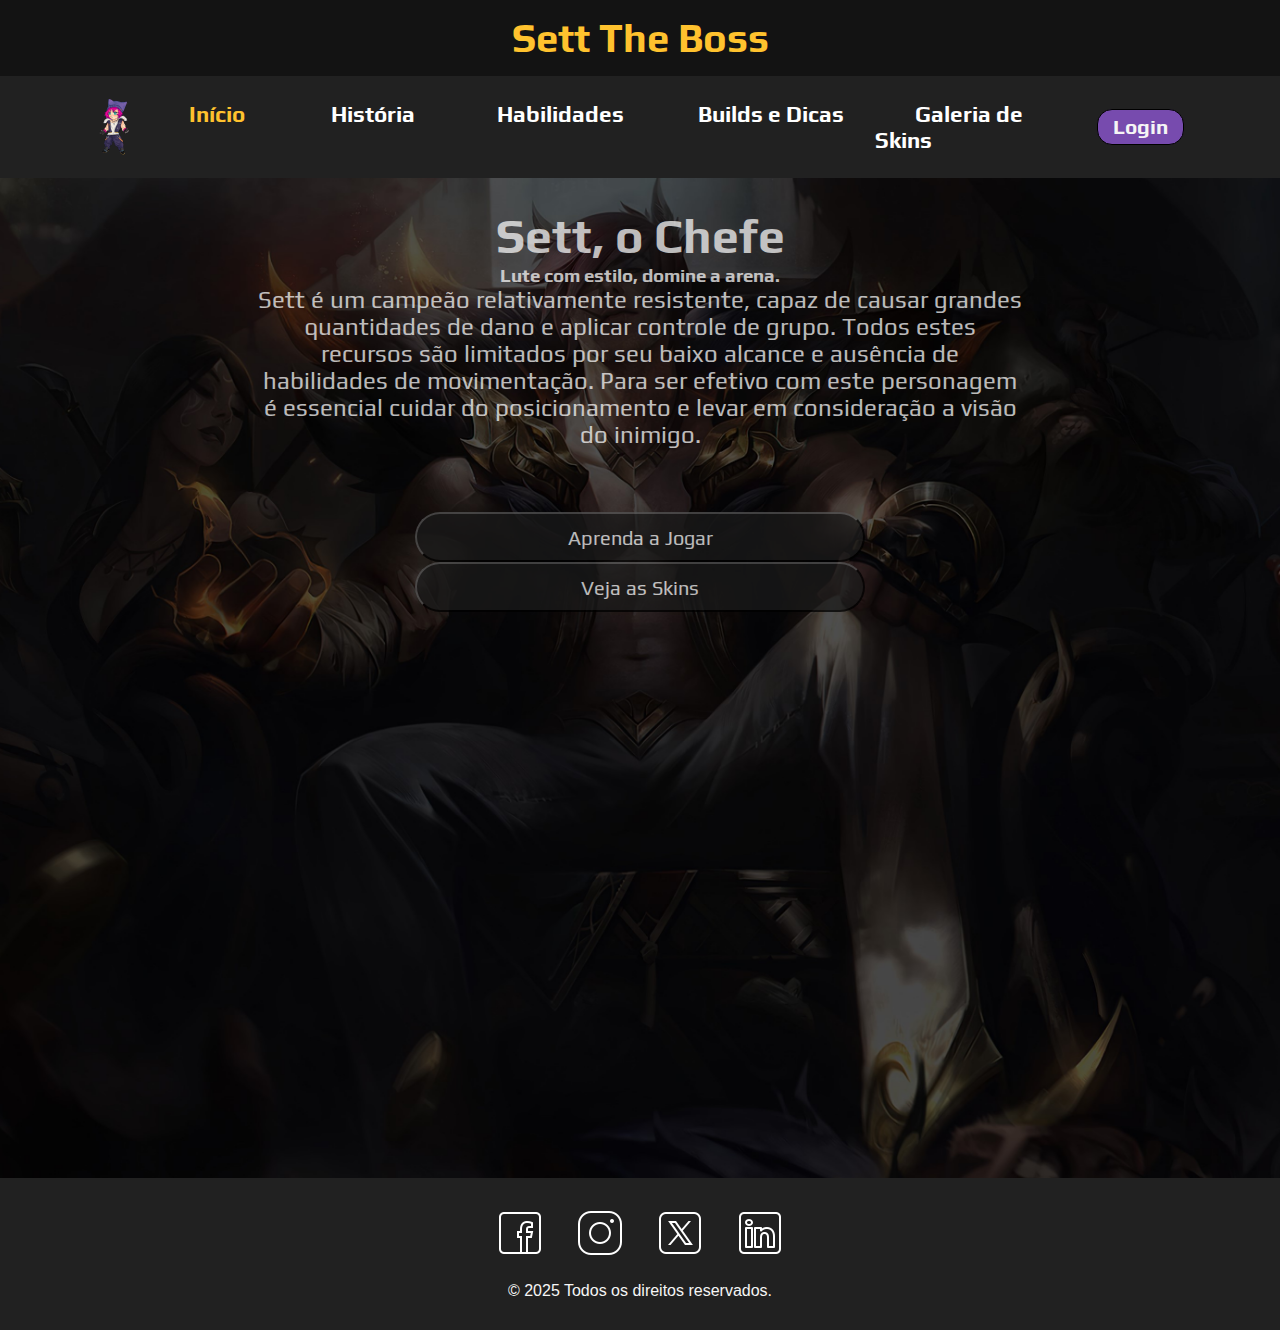
<file: index.html>
<!DOCTYPE html>
<html lang="pt-br">
<head>
    <meta charset="UTF-8">
    <meta name="viewport" content="width=device-width, initial-scale=1.0">
    <link rel="stylesheet" href="./Css/Home.css">
    <link rel="icon" href="./img/Icon do topo.webp" type="image">
    <script src="./Js/menu.js" defer></script> 
    <title>The Sett</title>
</head>
<body>

    <div class="topo">
        <h2>Sett The Boss</h2>
    </div>
    <header>
        <nav class="nav-bar">
            <div class="logo">
                <img src="./img/sett chibi.png" alt="">
            </div>
           <div class="menu">
                <ul>
                    <li><a class="active" href="./index.html">Início</a></li>
                    <li><a href="./historia.html">História</a></li>
                    <li><a href="./habilidades.html">Habilidades</a></li>
                    <li><a href="./builds.html">Builds e Dicas</a></li>
                    <li><a href="./skins.html">Galeria de Skins</a></li>
            </ul>
            </div> 
            <div class="login-button">
                <button><a href="./login.html" target="_blank">Login</a></button>
            </div>
            <div class="mobile-menu-icon">
                <button onclick="menuShow()"><img class="icon" src="./img/menu.png" alt=""></button>
            </div>
        </nav>
        <div class="mobile-menu">
            <ul>
                <li id="nav-item"><a class="active" href="./index.html">Início</a></li>
                <li id="nav-item"><a href="./historia.html">História</a></li>
                <li id="nav-item"><a href="./habilidades.html">Habilidades</a></li>
                <li id="nav-item"><a href="./builds.html">Builds e Dicas</a></li>
                <li id="nav-item"><a href="./skins.html">Galeria de Skins</a></li>
            </ul>
            <div class="login-button">
                <button><a href="./login.html" target="_blank">Login</a></button>
            </div>
        </div>

    </header>
   
   <div class="camp">
    <h1>Sett, o Chefe</h1>
    <h3>Lute com estilo, domine a arena.</h3>
    <p>Sett é um campeão relativamente resistente, capaz de causar grandes
    quantidades de dano e aplicar controle de grupo. Todos estes recursos
    são limitados por seu baixo alcance e ausência de habilidades de movimentação.
    Para ser efetivo com este personagem é essencial cuidar do posicionamento e levar 
    em consideração a visão do inimigo.</p>

    <a href="./habilidades.html"><button>Aprenda a Jogar</button></a>
    <a href="./skins.html"><button>Veja as Skins</button></a>
   </div>

   <footer class="footer">
    <div class="social-media">
        <a href="https://www.facebook.com" target="_blank" class="social-icon">
            <img src="./img/facebook.png" alt="Facebook">
        </a>
        <a href="https://www.instagram.com" target="_blank" class="social-icon">
            <img src="./img/instagram.png" alt="Instagram">
        </a>
        <a href="https://twitter.com" target="_blank" class="social-icon">
            <img src="./img/Twitter-X.png" alt="Twitter">
        </a>
        <a href="https://www.linkedin.com" target="_blank" class="social-icon">
            <img src="./img/linkedin.png" alt="LinkedIn">
        </a>
    </div>
    <div class="footer-text">
        <p>&copy; 2025 Todos os direitos reservados.</p>
    </div>
</div>
</footer>

</body>
</html>
</file>
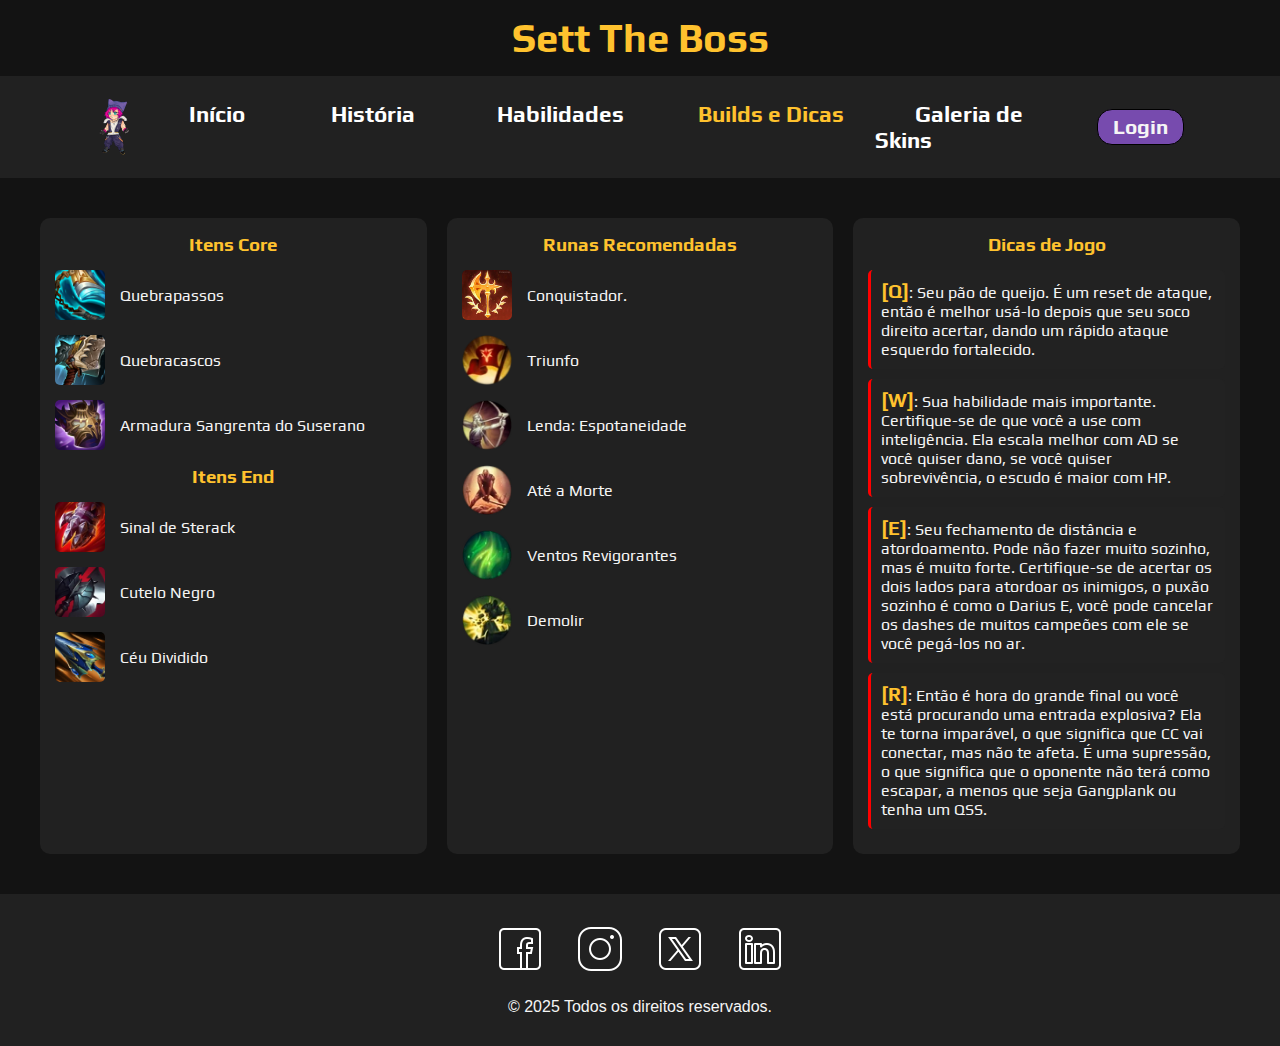
<file: builds.html>
<!DOCTYPE html>
<html lang="pt-br">
<head>
    <meta charset="UTF-8">
    <meta name="viewport" content="width=device-width, initial-scale=1.0">
    <link rel="stylesheet" href="./Css/builds.css">
    <link rel="icon" href="./img/Icon do topo.webp" type="image">
    <script src="./Js/menu.js" defer></script> 
    <title>The Sett</title>
</head>
<body>

    <div class="topo">
        <h2>Sett The Boss</h2>
    </div>
    <header>
        <nav class="nav-bar">
            <div class="logo">
                <img src="./img/sett chibi.png" alt="">
            </div>
           <div class="menu">
                <ul>
                    <li><a href="./index.html">Início</a></li>
                    <li><a href="./historia.html">História</a></li>
                    <li><a href="./habilidades.html">Habilidades</a></li>
                    <li><a class="active" href="./builds.html">Builds e Dicas</a></li>
                    <li><a href="./skins.html">Galeria de Skins</a></li>
            </ul>
            </div> 
            <div class="login-button">
                <button><a href="./login.html" target="_blank">Login</a></button>
            </div>
            <div class="mobile-menu-icon">
                <button onclick="menuShow()"><img class="icon" src="./img/menu.png" alt=""></button>
            </div>
        </nav>
        <div class="mobile-menu">
            <ul>
                <li id="nav-item"><a href="./index.html">Início</a></li>
                <li id="nav-item"><a href="./historia.html">História</a></li>
                <li id="nav-item"><a href="./habilidades.html">Habilidades</a></li>
                <li id="nav-item"><a class="active" href="./builds.html">Builds e Dicas</a></li>
                <li id="nav-item"><a href="./skins.html">Galeria de Skins</a></li>
            </ul>
            <div class="login-button">
                <button><a href="./login.html" target="_blank">Login</a></button>
            </div>
        </div>

    </header>

   <div class="builds-dicas">
    <div class="grade">

        <div class="coluna">
            <h3>Itens Core</h3>
            <div class="item">
                <img src="./img/quebra passos.png" alt="Item 1">
                <p>Quebrapassos</p>
            </div>
            <div class="item">
                <img src="./img/quebra cascos.png" alt="Item 2">
                <p>Quebracascos</p>
            </div>
            <div class="item">
                <img src="./img/armadura sangrenta.png" alt="Item 3">
                <p>Armadura Sangrenta do Suserano</p>
            </div>
            <h3>Itens End</h3>
            <div class="item">
                <img src="./img/sterack.jpeg" alt="Item 4">
                <p>Sinal de Sterack</p>
            </div>
            <div class="item">
                <img src="./img/cutelo negro.jpeg" alt="Item 5">
                <p>Cutelo Negro</p>
            </div>
            <div class="item">
                <img src="./img/ceu dividido.jpeg" alt="Item 6">
                <p>Céu Dividido</p>
            </div>
        </div>

        <div class="coluna">
            <h3>Runas Recomendadas</h3>
            <div class="runa">
                <img src="./img/Conquistador.jpeg" alt="Runa 1">
                <p>Conquistador.</p>
            </div>
            <div class="runa">
                <img src="./img/Triunfo_runa.webp" alt="Runa 2">
                <p>Triunfo</p>
            </div>
            <div class="runa">
                <img src="./img/lenda_espotaneidade.webp" alt="Runa 3">
                <p>Lenda: Espotaneidade</p>
            </div>
            <div class="runa">
                <img src="./img/ate a morte.webp" alt="Runa 4">
                <p>Até a Morte</p>
            </div>
            <div class="runa">
                <img src="./img/ventos revigorantes.webp" alt="Runa 5">
                <p>Ventos Revigorantes</p>
            </div>
            <div class="runa">
                <img src="./img/demolição.webp" alt="Runa 6">
                <p>Demolir</p>
            </div>
        </div>

        <div class="coluna">
            <h3>Dicas de Jogo</h3>
            <ul class="dicas">
                <li><span class="hab">[Q]</span>: Seu pão de queijo. É um reset de ataque, então é melhor
                    usá-lo depois que seu soco direito acertar, dando um rápido 
                    ataque esquerdo fortalecido.</li>
                <li><span class="hab">[W]</span>: Sua habilidade mais importante. Certifique-se de que você
                    a use com inteligência. Ela escala melhor
                    com AD se você quiser dano, se você quiser sobrevivência, o escudo
                    é maior com HP.</li>
                <li><span class="hab">[E]</span>: Seu fechamento de distância e atordoamento. Pode não fazer muito
                    sozinho, mas é muito forte. Certifique-se de acertar os dois lados para
                    atordoar os inimigos, o puxão sozinho é como o Darius E, você pode cancelar
                    os dashes de muitos campeões com ele se você pegá-los no ar.</li>
                <li><span class="hab">[R]</span>: Então é hora do grande final ou você está procurando uma entrada explosiva? 
                    Ela te torna imparável, o que significa que CC vai conectar, mas não te afeta.
                    É uma supressão, o que significa que o oponente não terá como escapar, a menos 
                    que seja Gangplank ou tenha um QSS.</li>
            </ul>
        </div>
    </div>
</div>
<footer class="footer">
    <div class="social-media">
        <a href="https://www.facebook.com" target="_blank" class="social-icon">
            <img src="./img/facebook.png" alt="Facebook">
        </a>
        <a href="https://www.instagram.com" target="_blank" class="social-icon">
            <img src="./img/instagram.png" alt="Instagram">
        </a>
        <a href="https://twitter.com" target="_blank" class="social-icon">
            <img src="./img/Twitter-X.png" alt="Twitter">
        </a>
        <a href="https://www.linkedin.com" target="_blank" class="social-icon">
            <img src="./img/linkedin.png" alt="LinkedIn">
        </a>
    </div>
    <div class="footer-text">
        <p>&copy; 2025 Todos os direitos reservados.</p>
    </div>
</div>
</footer>
</body>
</file>
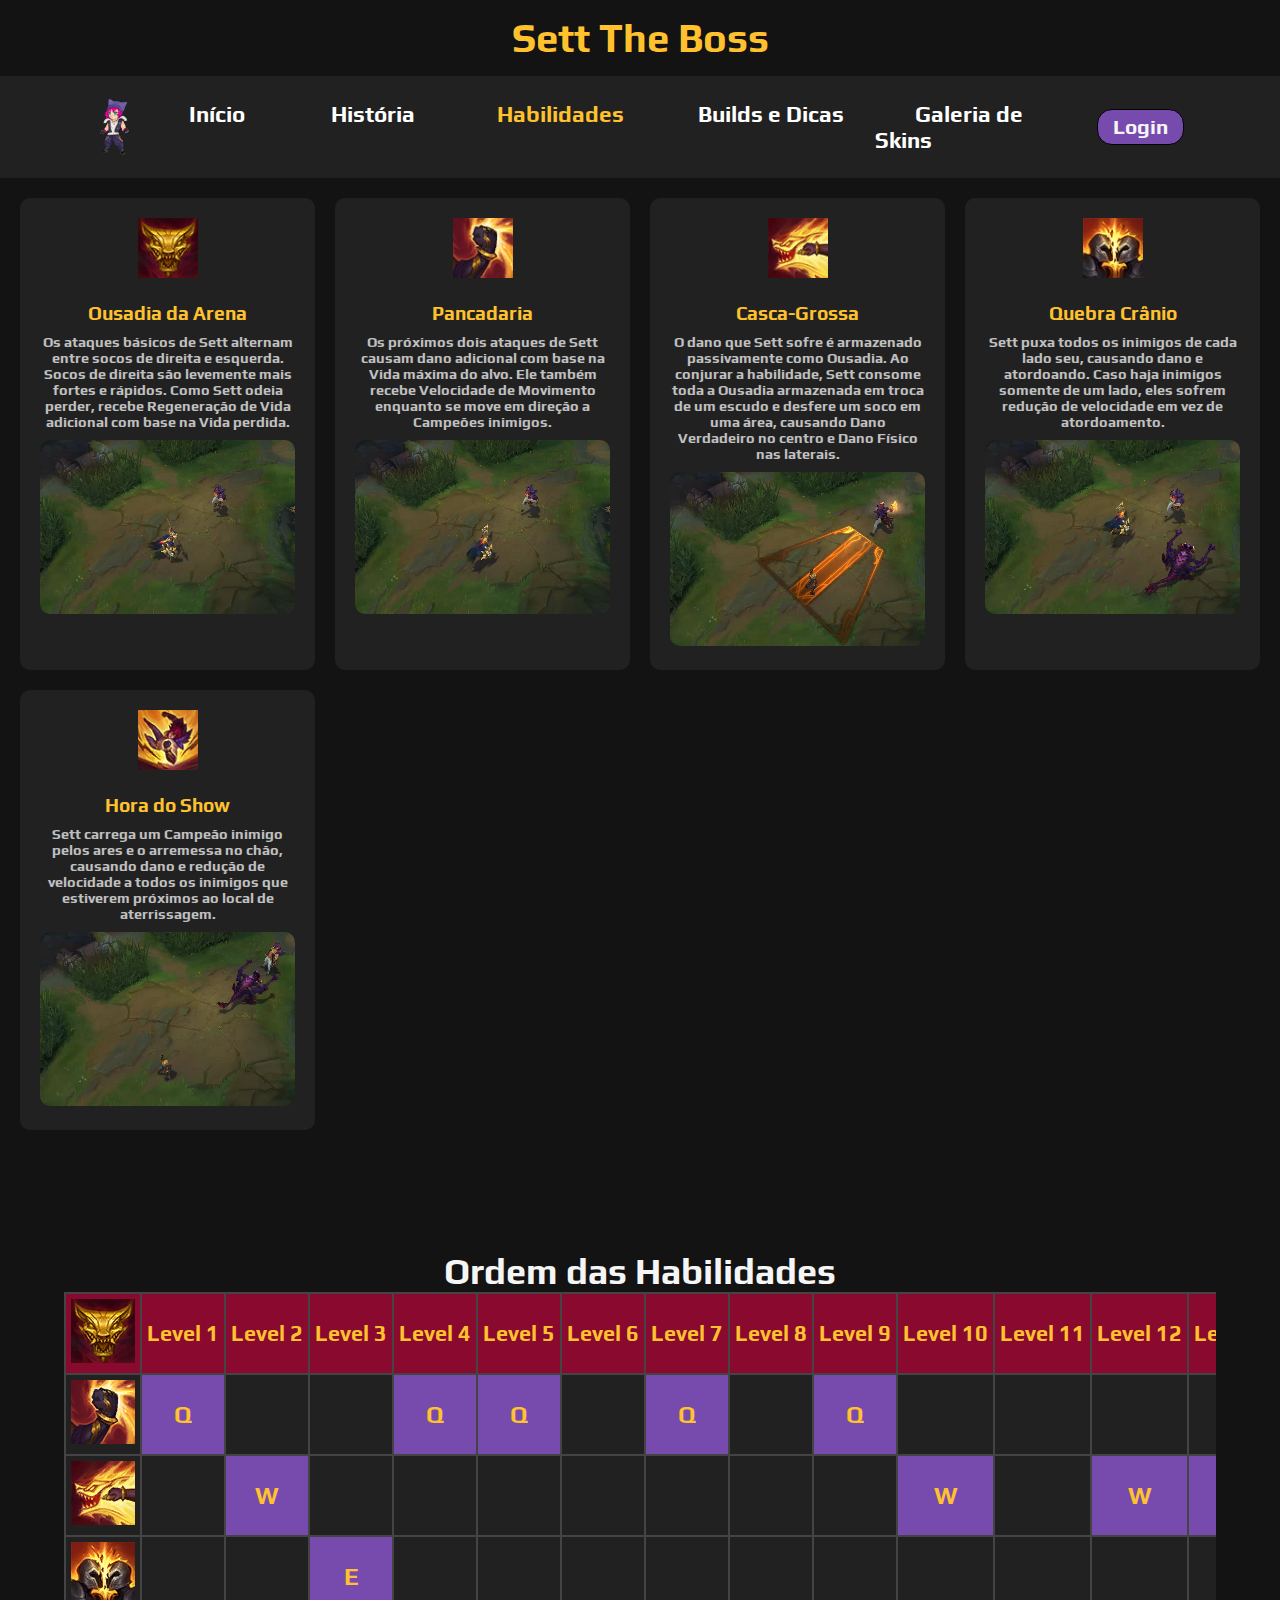
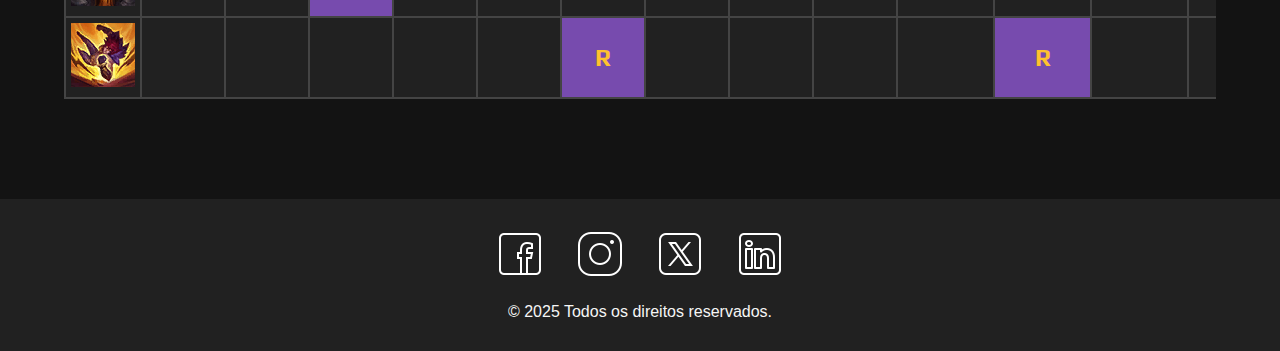
<file: habilidades.html>
<!DOCTYPE html>
<html lang="pt-br">
<head>
    <meta charset="UTF-8">
    <meta name="viewport" content="width=device-width, initial-scale=1.0">
    <link rel="stylesheet" href="./Css/habilidades.css">
    <link rel="icon" href="./img/Icon do topo.webp" type="image">
    <script src="./Js/menu.js" defer></script> 
    <title>The Sett</title>
</head>
<body>

    <div class="topo">
        <h2>Sett The Boss</h2>
    </div>
    <header>
        <nav class="nav-bar">
            <div class="logo">
                <img src="./img/sett chibi.png" alt="">
            </div>
           <div class="menu">
                <ul>
                    <li><a href="./index.html">Início</a></li>
                    <li><a href="./historia.html">História</a></li>
                    <li><a class="active" href="./habilidades.html">Habilidades</a></li>
                    <li><a href="./builds.html">Builds e Dicas</a></li>
                    <li><a href="./skins.html">Galeria de Skins</a></li>
            </ul>
            </div> 
            <div class="login-button">
                <button><a href="./login.html" target="_blank">Login</a></button>
            </div>
            <div class="mobile-menu-icon">
                <button onclick="menuShow()"><img class="icon" src="./img/menu.png" alt=""></button>
            </div>
        </nav>
        <div class="mobile-menu">
            <ul>
                <li id="nav-item"><a href="./index.html">Início</a></li>
                <li id="nav-item"><a href="./historia.html">História</a></li>
                <li id="nav-item"><a class="active" href="./habilidades.html">Habilidades</a></li>
                <li id="nav-item"><a href="./builds.html">Builds e Dicas</a></li>
                <li id="nav-item"><a href="./skins.html">Galeria de Skins</a></li>
            </ul>
            <div class="login-button">
                <button><a href="./login.html" target="_blank">Login</a></button>
            </div>
        </div>

    </header>

   <div class="habilidades">
    <div class="grade">
        <div class="cartao">
            <img src="./img/Sett_P.png" alt="Ícone Ousadia da Arena" class="icone">
            <h3>Ousadia da Arena</h3>
            <p>Os ataques básicos de Sett alternam entre socos de direita e esquerda. 
            Socos de direita são levemente mais fortes e rápidos. Como Sett odeia perder, 
            recebe Regeneração de Vida adicional com base na Vida perdida.</p>
            <video src="./video/passiva.mp4" autoplay loop muted class="preview"></video>
        </div>

        <div class="cartao">
            <img src="./img/SettQ.png" alt="Ícone Pancadaria" class="icone">
            <h3>Pancadaria</h3>
            <p>Os próximos dois ataques de Sett causam dano adicional com base na Vida
            máxima do alvo. Ele também recebe Velocidade de Movimento enquanto se move 
            em direção a Campeões inimigos.</p>
            <video src="./video/Q.mp4" autoplay loop muted class="preview"></video>
        </div>

        <div class="cartao">
            <img src="./img/SettW.png" alt="Ícone Casca-Grossa" class="icone">
            <h3>Casca-Grossa</h3>
            <p>O dano que Sett sofre é armazenado passivamente como Ousadia. Ao conjurar
            a habilidade, Sett consome toda a Ousadia armazenada em troca de um escudo e 
            desfere um soco em uma área, causando Dano Verdadeiro no centro e Dano Físico
            nas laterais.</p>
            <video src="./video/W.mp4" autoplay loop muted class="preview"></video>
        </div>

        <div class="cartao">
            <img src="./img/SettE.png" alt="Ícone Quebra Crânio" class="icone">
            <h3>Quebra Crânio</h3>
            <p>Sett puxa todos os inimigos de cada lado seu, causando dano e atordoando.
            Caso haja inimigos somente de um lado, eles sofrem redução de velocidade em vez de atordoamento.</p>
            <video src="./video/E.mp4" autoplay loop muted class="preview"></video>
        </div>

        <div class="cartao">
            <img src="./img/SettR.png" alt="Ícone Hora do Show" class="icone">
            <h3>Hora do Show</h3>
            <p>Sett carrega um Campeão inimigo pelos ares e o arremessa no chão, causando 
            dano e redução de velocidade a todos os inimigos que estiverem próximos ao local de aterrissagem.</p>
            <video src="./video/R.mp4" autoplay loop muted class="preview"></video>
        </div>
    </div>
</div>
<div class="tabela">
    <table>
        <h3>Ordem das Habilidades</h3>
        <tr id="cabeca">
            <td><img src="./img/Sett_P.png" alt=""></td>
            <td>Level 1</td>
            <td>Level 2</td>
            <td>Level 3</td>
            <td>Level 4</td>
            <td>Level 5</td>
            <td>Level 6</td>
            <td>Level 7</td>
            <td>Level 8</td>
            <td>Level 9</td>
            <td>Level 10</td>
            <td>Level 11</td>
            <td>Level 12</td>
            <td>Level 13</td>
            <td>Level 14</td>
            <td>Level 15</td>
            <td>Level 16</td>
            <td>Level 17</td>
            <td>Level 18</td>
        </tr>
        <tr>
            <td><img src="./img/SettQ.png" alt=""></td>
            <td id="marca">Q</td>
            <td></td>
            <td></td>
            <td id="marca">Q</td>
            <td id="marca">Q</td>
            <td></td>
            <td id="marca">Q</td>
            <td></td>
            <td id="marca">Q</td>
            <td></td>
            <td></td>
            <td></td>
            <td></td>
            <td></td>
            <td></td>
            <td></td>
            <td></td>
            <td></td>
        </tr>
        <tr>
            <td><img src="./img/SettW.png" alt=""></td>
            <td></td>
            <td id="marca">W</td>
            <td></td>
            <td></td>
            <td></td>
            <td></td>
            <td></td>
            <td></td>
            <td></td>
            <td id="marca">W</td>
            <td></td>
            <td id="marca">W</td>
            <td id="marca">W</td>
            <td></td>
            <td></td>
            <td></td>
            <td></td>
            <td></td>
        </tr>
        <tr>
            <td><img src="./img/SettE.png" alt=""></td>
            <td></td>
            <td></td>
            <td id="marca">E</td>
            <td></td>
            <td></td>
            <td></td>
            <td></td>
            <td></td>
            <td></td>
            <td></td>
            <td></td>
            <td></td>
            <td></td>
            <td id="marca">E</td>
            <td id="marca">E</td>
            <td></td>
            <td id="marca">E</td>
            <td id="marca">E</td>
        </tr>
        <tr>
            <td><img src="./img/SettR.png" alt=""></td>
            <td></td>
            <td></td>
            <td></td>
            <td></td>
            <td></td>
            <td id="marca">R</td>
            <td></td>
            <td></td>
            <td></td>
            <td></td>
            <td id="marca">R</td>
            <td></td>
            <td></td>
            <td></td>
            <td></td>
            <td id="marca">R</td>
            <td></td>
            <td></td>
        </tr>
    </table>
</div>
<footer class="footer">
    <div class="social-media">
        <a href="https://www.facebook.com" target="_blank" class="social-icon">
            <img src="./img/facebook.png" alt="Facebook">
        </a>
        <a href="https://www.instagram.com" target="_blank" class="social-icon">
            <img src="./img/instagram.png" alt="Instagram">
        </a>
        <a href="https://twitter.com" target="_blank" class="social-icon">
            <img src="./img/Twitter-X.png" alt="Twitter">
        </a>
        <a href="https://www.linkedin.com" target="_blank" class="social-icon">
            <img src="./img/linkedin.png" alt="LinkedIn">
        </a>
    </div>
    <div class="footer-text">
        <p>&copy; 2025 Todos os direitos reservados.</p>
    </div>
</div>
</footer>
</body>
</file>
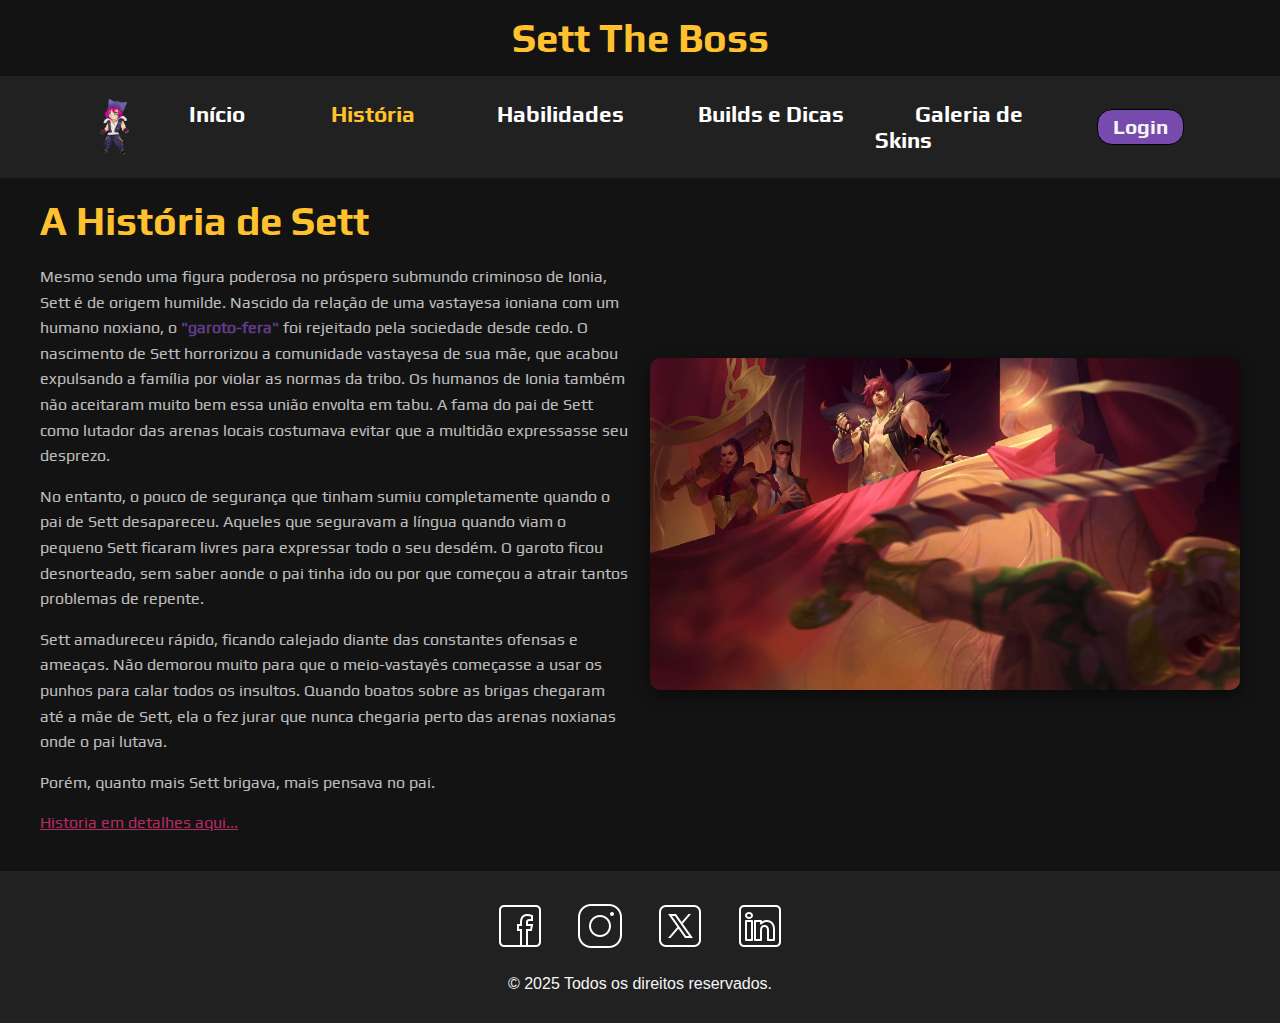
<file: historia.html>
<!DOCTYPE html>
<html lang="pt-br">
<head>
    <meta charset="UTF-8">
    <meta name="viewport" content="width=device-width, initial-scale=1.0">
    <link rel="stylesheet" href="./Css/historia.css">
    <link rel="icon" href="./img/Icon do topo.webp" type="image">
    <script src="./Js/menu.js" defer></script> 
    <title>The Sett</title>
</head>
<body>

    <div class="topo">
        <h2>Sett The Boss</h2>
    </div>
    <header>
        <nav class="nav-bar">
            <div class="logo">
                <img src="./img/sett chibi.png" alt="">
            </div>
           <div class="menu">
                <ul>
                    <li><a href="./index.html">Início</a></li>
                    <li><a class="active" href="./historia.html">História</a></li>
                    <li><a href="./habilidades.html">Habilidades</a></li>
                    <li><a href="./builds.html">Builds e Dicas</a></li>
                    <li><a href="./skins.html">Galeria de Skins</a></li>
            </ul>
            </div> 
            <div class="login-button">
                <button><a href="./login.html" target="_blank">Login</a></button>
            </div>
            <div class="mobile-menu-icon">
                <button onclick="menuShow()"><img class="icon" src="./img/menu.png" alt=""></button>
            </div>
        </nav>
        <div class="mobile-menu">
            <ul>
                <li id="nav-item"><a href="./index.html">Início</a></li>
                <li id="nav-item"><a class="active" href="./historia.html">História</a></li>
                <li id="nav-item"><a href="./habilidades.html">Habilidades</a></li>
                <li id="nav-item"><a href="./builds.html">Builds e Dicas</a></li>
                <li id="nav-item"><a href="./skins.html">Galeria de Skins</a></li>
            </ul>
            <div class="login-button">
                <button><a href="./login.html" target="_blank">Login</a></button>
            </div>
        </div>

    </header>

   <div class="secao-historia">

    <div class="coluna-esquerda">
        <h1>A História de Sett</h1>
        <p>
            Mesmo sendo uma figura poderosa no próspero submundo criminoso de Ionia, Sett é de origem humilde.
            Nascido da relação de uma vastayesa ioniana com um humano noxiano, o <strong>"garoto-fera"</strong> foi rejeitado pela sociedade desde cedo.
            O nascimento de Sett horrorizou a comunidade vastayesa de sua mãe, que acabou expulsando a família por violar as normas da tribo.
            Os humanos de Ionia também não aceitaram muito bem essa união envolta em tabu. 
            A fama do pai de Sett como lutador das arenas locais costumava evitar que a multidão expressasse seu desprezo.
        </p>
        <p>
            No entanto, o pouco de segurança que tinham sumiu completamente quando o pai de Sett desapareceu. 
            Aqueles que seguravam a língua quando viam o pequeno Sett ficaram livres para expressar todo o seu desdém. 
            O garoto ficou desnorteado, sem saber aonde o pai tinha ido ou por que começou a atrair tantos problemas de repente.
        </p>
        <p>
            Sett amadureceu rápido, ficando calejado diante das constantes ofensas e ameaças.
            Não demorou muito para que o meio-vastayês começasse a usar os punhos para calar todos os insultos.
            Quando boatos sobre as brigas chegaram até a mãe de Sett, ela o fez jurar que nunca chegaria perto das arenas noxianas onde o pai lutava.
        </p>
        <p>
            Porém, quanto mais Sett brigava, mais pensava no pai.
        </p>
        <p><a href="https://universe.leagueoflegends.com/pt_BR/story/champion/sett/" target="_blank">Historia em detalhes aqui...</a></p>
    </div>
    
    <div class="coluna-direita">
        <img src="./img/sett lore.webp" alt="Imagem do Sett">
    </div>
</div>
<footer class="footer">
    <div class="social-media">
        <a href="https://www.facebook.com" target="_blank" class="social-icon">
            <img src="./img/facebook.png" alt="Facebook">
        </a>
        <a href="https://www.instagram.com" target="_blank" class="social-icon">
            <img src="./img/instagram.png" alt="Instagram">
        </a>
        <a href="https://twitter.com" target="_blank" class="social-icon">
            <img src="./img/Twitter-X.png" alt="Twitter">
        </a>
        <a href="https://www.linkedin.com" target="_blank" class="social-icon">
            <img src="./img/linkedin.png" alt="LinkedIn">
        </a>
    </div>
    <div class="footer-text">
        <p>&copy; 2025 Todos os direitos reservados.</p>
    </div>
</div>
</footer>
</body>
</file>
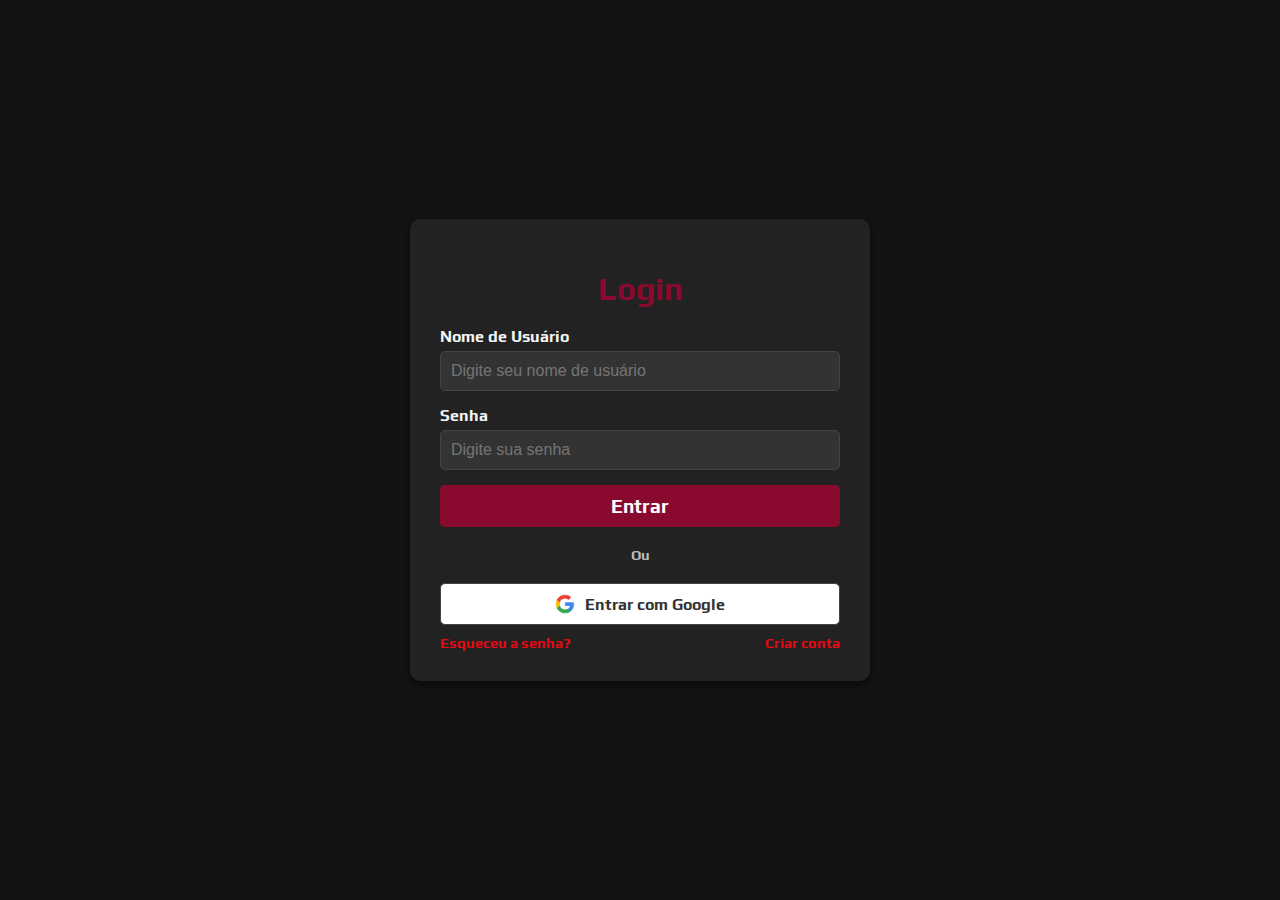
<file: login.html>
<!DOCTYPE html>
<html lang="pt-br">
<head>
    <meta charset="UTF-8">
    <meta name="viewport" content="width=device-width, initial-scale=1.0">
    <link rel="stylesheet" href="./Css/login.css">
    <link rel="icon" href="./img/Icon do topo.webp" type="image">
    <title>Fazer Login</title>
</head>
<body>
    <div class="login-container">
        <h1>Login</h1>
        <form action="#" method="POST">
            <div class="input-group">
                <label for="username">Nome de Usuário</label>
                <input type="text" id="username" name="username" placeholder="Digite seu nome de usuário" required>
            </div>
            <div class="input-group">
                <label for="password">Senha</label>
                <input type="password" id="password" name="password" placeholder="Digite sua senha" required>
            </div>
            <button type="submit" class="btn-login">Entrar</button>
        </form>
        <div class="divider">Ou</div>
        <button class="btn-google">
            <img src="./img/logo google.png" alt="Google logo">
            Entrar com Google
        </button>
        <div class="extra-options">
            <a href="#">Esqueceu a senha?</a>
            <a href="#">Criar conta</a>
        </div>
    </div>
</body>
</html>
</file>
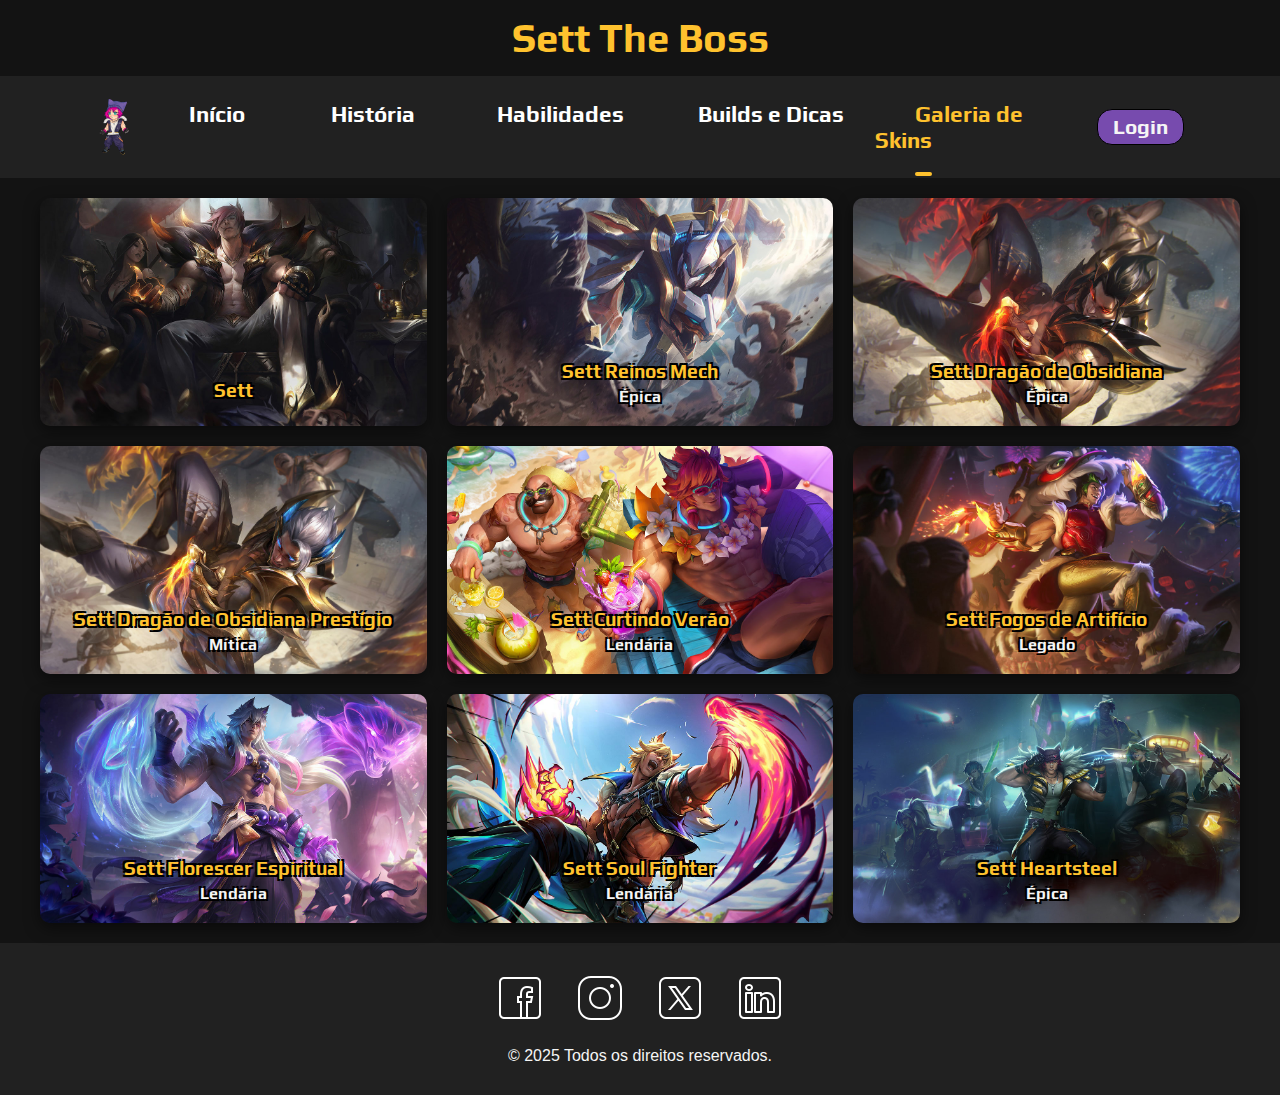
<file: skins.html>
<!DOCTYPE html>
<html lang="pt-br">
<head>
    <meta charset="UTF-8">
    <meta name="viewport" content="width=device-width, initial-scale=1.0">
    <link rel="stylesheet" href="./Css/skins.css">
    <link rel="icon" href="./img/Icon do topo.webp" type="image">
    <script src="./Js/menu.js" defer></script> 
    <script src="./Js/skins.js" defer></script> 
    <title>The Sett</title>
</head>
<body>

    <div class="topo">
        <h2>Sett The Boss</h2>
    </div>
    <header>
        <nav class="nav-bar">
            <div class="logo">
                <img src="./img/sett chibi.png" alt="">
            </div>
           <div class="menu">
                <ul>
                    <li><a href="./index.html">Início</a></li>
                    <li><a href="./historia.html">História</a></li>
                    <li><a href="./habilidades.html">Habilidades</a></li>
                    <li><a href="./builds.html">Builds e Dicas</a></li>
                    <li><a class="active" href="./skins.html">Galeria de Skins</a></li>
            </ul>
            </div> 
            <div class="login-button">
                <button><a href="./login.html" target="_blank">Login</a></button>
            </div>
            <div class="mobile-menu-icon">
                <button onclick="menuShow()"><img class="icon" src="./img/menu.png" alt=""></button>
            </div>
        </nav>
        <div class="mobile-menu">
            <ul>
                <li id="nav-item"><a href="./index.html">Início</a></li>
                <li id="nav-item"><a href="./historia.html">História</a></li>
                <li id="nav-item"><a href="./habilidades.html">Habilidades</a></li>
                <li id="nav-item"><a href="./builds.html">Builds e Dicas</a></li>
                <li id="nav-item"><a class="active" href="./skins.html">Galeria de Skins</a></li>
            </ul>
            <div class="login-button">
                <button><a href="./login.html" target="_blank">Login</a></button>
            </div>
        </div>

    </header>

   <div class="galeria-skins">
    
    <div class="skin">
        <img src="./img/Sett base.jpg" alt="Skin 1">
        <div class="descricao">
            <h3>Sett</h3>
            <p></p>
        </div>
    </div>
    <div class="skin">
        <img src="./img/sett mech.jpg" alt="Skin 2">
        <div class="descricao">
            <h3>Sett Reinos Mech</h3>
            <p>Épica</p>
        </div>
    </div>
    <div class="skin">
        <img src="./img/Sett dragão obsidian.png" alt="Skin 3">
        <div class="descricao">
            <h3>Sett Dragão de Obsidiana</h3>
            <p>Épica</p>
        </div>
    </div>
    <div class="skin">
        <img src="./img/Sett obsidiana prestigio.jpg" alt="Skin 4">
        <div class="descricao">
            <h3>Sett Dragão de Obsidiana Prestígio</h3>
            <p>Mítica</p>
        </div>
    </div>
    <div class="skin">
        <img src="./img/Sett Curtindo Verao.jpg" alt="Skin 5">
        <div class="descricao">
            <h3>Sett Curtindo Verão</h3>
            <p>Lendária</p>
        </div>
    </div>
    <div class="skin">
        <img src="./img/Sett fogos de artificio.jpg" alt="Skin 6">
        <div class="descricao">
            <h3>Sett Fogos de Artifício</h3>
            <p>Legado</p>
        </div>
    </div>
    <div class="skin">
        <img src="./img/Sett florescer espiritual.jpg" alt="Skin 7">
        <div class="descricao">
            <h3>Sett Florescer Espiritual</h3>
            <p>Lendária</p>
        </div>
    </div>
    <div class="skin">
        <img src="./img/Sett sourl figther.jpg" alt="Skin 8">
        <div class="descricao">
            <h3>Sett Soul Fighter</h3>
            <p>Lendária</p>
        </div>
    </div>
    <div class="skin">
        <img src="./img/Sett heartstell.jpg" alt="Skin 9">
        <div class="descricao">
            <h3>Sett Heartsteel</h3>
            <p>Épica</p>
        </div>
    </div>
</div>
<footer class="footer">
    <div class="social-media">
        <a href="https://www.facebook.com" target="_blank" class="social-icon">
            <img src="./img/facebook.png" alt="Facebook">
        </a>
        <a href="https://www.instagram.com" target="_blank" class="social-icon">
            <img src="./img/instagram.png" alt="Instagram">
        </a>
        <a href="https://twitter.com" target="_blank" class="social-icon">
            <img src="./img/Twitter-X.png" alt="Twitter">
        </a>
        <a href="https://www.linkedin.com" target="_blank" class="social-icon">
            <img src="./img/linkedin.png" alt="LinkedIn">
        </a>
    </div>
    <div class="footer-text">
        <p>&copy; 2025 Todos os direitos reservados.</p>
    </div>
</div>
</footer>
</body>
</file>
<file: Css/Home.css>
*{
    margin: 0;
    padding: 0;
}

@font-face {
    font-family: bar;
    src: url(../Fonts/Play-Bold.ttf);
}

@font-face {
    font-family: Play;
    src: url(../Fonts/Play-Bold.ttf);
}

@font-face {
    font-family: RegularPlay;
    src: url(../Fonts/Play-Regular.ttf);
}

body{
    margin: 0%;
    background-color: #131313;
}

.topo {
    padding: 15px;
}
.topo h2 {
    text-align: center;
    margin: 0;
    color: #FFC22E;
    font-family: PLay;
    font-size: 250%;
}
header {
    background-color: #212121;
}
.nav-bar {
    display: flex;
    justify-content: space-between;
    padding: 10px 96px;
}

.logo {
    display: flex;
    align-items: center;
}

.logo h1 {
    color: whitesmoke;
}

.menu{
   display: flex;
   align-items: center;
}

.menu ul {
    display: flex;
    justify-content: center;
    list-style: none;
}
.menu ul li {
    list-style: none;
    padding: 15px;
}


.menu ul li a {
    position: relative;
    text-decoration: none;
    color: white;
    font-family: bar;
    font-size: 140%;
    margin: 0 40px;
}

.menu ul li a::after {
    content: '';
    position: absolute;
    left: 0;
    bottom: -23px;
    width: 0; 
    height: 4px; 
    background-color: #8a092e;
    transition: width 0.3s ease;
    border-radius: 2px;
}

.menu ul li a:hover::after {
    width: 100%; 
}

.menu ul li a:hover {
    color: #e9347d;
}

.menu ul li a.active::after {
    width: 100%; 
    background-color: #FFC22E;
}

.menu ul li a.active {
    color: #FFC22E; 
    font-weight: bold;
}

.login-button {
    display: flex;
    align-items: center;
}

.login-button button {
    padding: 5px 15px;
    background-color: #774BAE;
    border-radius: 15px;
    cursor: pointer;
    font-size: 130%;
    font-family: bar;
    border: solid black 1px;
}

.login-button button a {
    color: whitesmoke;
    text-decoration: none;
    font-weight: 500;
}

.login-button button:hover {
    background-color: #8a092e;
    color: whitesmoke;
    transition: 0.4s;
}

.mobile-menu-icon {
    display: none;
}

.mobile-menu {
    display: none;
}


@media screen and (max-width: 1200px) {
    .nav-bar {
        padding: 24px 64px;
    }

    .menu{
        display: none;
    }

    .login-button {
        display: none;
    }

    .mobile-menu-icon {
        display: block;
    }

    .mobile-menu-icon button {
        background-color: transparent;
        border: none;
        cursor: pointer;
    }
    
    .mobile-menu ul {
        display: flex;
        flex-direction: column;
        text-align: center;
        padding-bottom: 16px;
    }

    .mobile-menu ul li a {
        position: relative;
        text-decoration: none;
        color: white;
        font-family: bar;
        font-size: 130%;
        margin-left: 30px;
    }

    .mobile-menu ul li a::after {
        content: '';
        position: absolute;
        left: 0;
        bottom: -5px;
        width: 0; 
        height: 4px; 
        background-color: #8a092e;
        transition: width 0.3s ease;
        border-radius: 2px;
    }

    .mobile-menu ul li a:hover::after {
        width: 100%; 
    }
    
    .mobile-menu ul li a:hover {
        color: #e9347d;
    }
    
    .mobile-menu ul li a.active::after {
        width: 100%; 
        background-color: #FFC22E;
    }
    
    .mobile-menu ul li a.active {
        color: #FFC22E; 
        font-weight: bold;
    }

    .mobile-menu #nav-item {
        display: block;
        padding-top: 20px;
    }

    .mobile-menu .login-button {
        display: block;
        padding: 16px 32px;
    }

    .mobile-menu .login-button button {
        width: 100%;
    }

    .open {
        display: block;
    }
}

.camp {
    background-position: center top;
}

.camp {
    background-image: url(../img/splash\ art\ sett.jpg);
    margin: 0;
    width: 100%;
    height: 1000px;
    background-repeat: no-repeat;
    background-size: cover;
}

.camp h1{
    padding-top: 30px;
    margin: 0;
    text-align: center;
    font-family: play;
    color: whitesmoke;
    font-size: 300%;
    opacity: 0.75;
}
.camp h3 {
    margin: 0;
    text-align: center;
    font-family: play;
    color: whitesmoke;
    opacity: 0.75;
}
.camp p {
    font-family: RegularPlay;
    text-align: center;
    color: whitesmoke;
    padding: 0 20%;
    font-size: 150%;
    opacity: 0.75;
    margin-bottom: 5%;
}
.camp button {
    display: block;
    margin-left: auto;
    margin-right: auto;
    width: 450px;
    height: 50px;
    border-radius: 30px;
    font-family: RegularPLay;
    font-size: 125%;
    cursor: pointer;
    background-color: #1A1A1A;
    transition: 0.3s;
    opacity: 0.75;
    color: whitesmoke;
 }

.camp button:hover {
    background-color: #FFC22E;
    color: black;
    opacity: 0.75;
}
.camp a {
    text-decoration: none;
}

@media (max-width: 730px) {
    .camp {
        height: 800px; 
    }
    .camp p {
        font-size: 120%; 
        padding: 0 15%;
    }
    .camp button {
        width: 100%;
        max-width: 300px;
    }
}

.footer {
    background-color: #212121;
    color: whitesmoke;
    padding: 30px 20px;
    text-align: center;
    font-family: 'Arial', sans-serif;
    font-size: 1rem;
}

.footer-content {
    max-width: 1200px;
    margin: 0 auto;
}

.social-media {
    display: flex;
    justify-content: center;
    gap: 30px; 
    flex-wrap: wrap;
    margin-bottom: 20px; 
}

.social-icon img {
    width: 50px; 
    height: auto;
    transition: transform 0.3s ease, opacity 0.3s ease;
}

.social-icon img:hover {
    transform: scale(1.2); 
    opacity: 0.8; 
}

.footer-text p {
    font-size: 1rem;
    margin: 0;
    font-weight: 500;
}

@media (max-width: 768px) {
    .social-media {
        gap: 25px;
    }

    .social-icon img {
        width: 45px; 
    }
}
</file>
<file: Css/builds.css>
*{
    margin: 0;
    padding: 0;
}

@font-face {
    font-family: bar;
    src: url(../Fonts/Play-Bold.ttf);
}

@font-face {
    font-family: Play;
    src: url(../Fonts/Play-Bold.ttf);
}

@font-face {
    font-family: RegularPlay;
    src: url(../Fonts/Play-Regular.ttf);
}

body{
    margin: 0%;
    background-color: #131313;
}

.topo {
    padding: 15px;
}
.topo h2 {
    text-align: center;
    margin: 0;
    color: #FFC22E;
    font-family: PLay;
    font-size: 250%;
}
header {
    background-color: #212121;
}
.nav-bar {
    display: flex;
    justify-content: space-between;
    padding: 10px 96px;
}

.logo {
    display: flex;
    align-items: center;
}

.logo h1 {
    color: whitesmoke;
}

.menu{
   display: flex;
   align-items: center;
}

.menu ul {
    display: flex;
    justify-content: center;
    list-style: none;
}
.menu ul li {
    list-style: none;
    padding: 15px;
}


.menu ul li a {
    position: relative;
    text-decoration: none;
    color: white;
    font-family: bar;
    font-size: 140%;
    margin: 0 40px;
}

.menu ul li a::after {
    content: '';
    position: absolute;
    left: 0;
    bottom: -23px;
    width: 0; 
    height: 4px; 
    background-color: #8a092e;
    transition: width 0.3s ease;
    border-radius: 2px;
}

.menu ul li a:hover::after {
    width: 100%; 
}

.menu ul li a:hover {
    color: #e9347d;
}

.menu ul li a.active::after {
    width: 100%; 
    background-color: #FFC22E;
}

.menu ul li a.active {
    color: #FFC22E; 
    font-weight: bold;
}

.login-button {
    display: flex;
    align-items: center;
}

.login-button button {
    padding: 5px 15px;
    background-color: #774BAE;
    border-radius: 15px;
    cursor: pointer;
    font-size: 130%;
    font-family: bar;
    border: solid black 1px;
}

.login-button button a {
    color: whitesmoke;
    text-decoration: none;
    font-weight: 500;
}

.login-button button:hover {
    background-color: #8a092e;
    color: whitesmoke;
    transition: 0.4s;
}

.mobile-menu-icon {
    display: none;
}

.mobile-menu {
    display: none;
}


/* Para telas menores que 730px (tablets e celulares) */
@media screen and (max-width: 1200px) {
    .nav-bar {
        padding: 24px 64px;
    }

    .menu{
        display: none;
    }

    .login-button {
        display: none;
    }

    .mobile-menu-icon {
        display: block;
    }

    .mobile-menu-icon button {
        background-color: transparent;
        border: none;
        cursor: pointer;
    }
    
    .mobile-menu ul {
        display: flex;
        flex-direction: column;
        text-align: center;
        padding-bottom: 16px;
    }

    .mobile-menu ul li a {
        position: relative;
        text-decoration: none;
        color: white;
        font-family: bar;
        font-size: 130%;
        margin-left: 30px;
    }

    .mobile-menu ul li a::after {
        content: '';
        position: absolute;
        left: 0;
        bottom: -5px;
        width: 0; 
        height: 4px; 
        background-color: #8a092e;
        transition: width 0.3s ease;
        border-radius: 2px;
    }

    .mobile-menu ul li a:hover::after {
        width: 100%; 
    }
    
    .mobile-menu ul li a:hover {
        color: #e9347d;
    }
    
    .mobile-menu ul li a.active::after {
        width: 100%; 
        background-color: #FFC22E;
    }
    
    .mobile-menu ul li a.active {
        color: #FFC22E; 
        font-weight: bold;
    }

    .mobile-menu #nav-item {
        display: block;
        padding-top: 20px;
    }

    .mobile-menu .login-button {
        display: block;
        padding: 16px 32px;
    }

    .mobile-menu .login-button button {
        width: 100%;
    }

    .open {
        display: block;
    }
}

/* Seção Builds e Dicas */
.builds-dicas {
    padding: 20px;
    color: #fff;
}


/* Grade de colunas */
.grade {
    display: grid;
    grid-template-columns: repeat(auto-fit, minmax(300px, 1fr));
    gap: 20px;
    padding: 20px;
}

/* Estilo das colunas */
.coluna {
    background: #212121;
    border-radius: 10px;
    padding: 15px;
}

.coluna h3 {
    font-family: Play;
    color: #FFC22E;
    text-align: center;
    margin-bottom: 15px;
}

/* Itens Core e Runas */
.item, .runa {
    display: flex;
    align-items: center;
    gap: 15px;
    margin-bottom: 15px;
}

.item img, .runa img {
    width: 50px;
    height: 50px;
    border-radius: 5px;
}
.item p, .runa p, .dicas li {
    font-family: RegularPlay;
    color: whitesmoke;
}

/* Dicas de jogo */
.dicas {
    list-style: none;
    padding: 0;
    margin: 0;
}

.dicas li {
    background: #222;
    margin-bottom: 10px;
    padding: 10px;
    border-left: 3px solid #f00;
    border-radius: 5px;
}
 .hab {
    color: #FFC22E;
    font-family: Play;
    font-size: 120%;
 }
 
 .footer {
    background-color: #212121;
    color: whitesmoke;
    padding: 30px 20px;
    text-align: center;
    font-family: 'Arial', sans-serif;
    font-size: 1rem;
}

.footer-content {
    max-width: 1200px;
    margin: 0 auto;
}

.social-media {
    display: flex;
    justify-content: center;
    gap: 30px; 
    flex-wrap: wrap;
    margin-bottom: 20px; 
}

.social-icon img {
    width: 50px; 
    height: auto;
    transition: transform 0.3s ease, opacity 0.3s ease;
}

.social-icon img:hover {
    transform: scale(1.2); 
    opacity: 0.8; 
}

.footer-text p {
    font-size: 1rem;
    margin: 0;
    font-weight: 500;
}

@media (max-width: 768px) {
    .social-media {
        gap: 25px;
    }

    .social-icon img {
        width: 45px; 
    }
}
</file>
<file: Css/habilidades.css>
*{
    margin: 0;
    padding: 0;
}

@font-face {
    font-family: bar;
    src: url(../Fonts/Play-Bold.ttf);
}

@font-face {
    font-family: Play;
    src: url(../Fonts/Play-Bold.ttf);
}

@font-face {
    font-family: RegularPlay;
    src: url(../Fonts/Play-Regular.ttf);
}

body{
    margin: 0%;
    background-color: #131313;
}

.topo {
    padding: 15px;
}
.topo h2 {
    text-align: center;
    margin: 0;
    color: #FFC22E;
    font-family: PLay;
    font-size: 250%;
}
header {
    background-color: #212121;
}
.nav-bar {
    display: flex;
    justify-content: space-between;
    padding: 10px 96px;
}

.logo {
    display: flex;
    align-items: center;
}

.logo h1 {
    color: whitesmoke;
}

.menu{
   display: flex;
   align-items: center;
}

.menu ul {
    display: flex;
    justify-content: center;
    list-style: none;
}
.menu ul li {
    list-style: none;
    padding: 15px;
}


.menu ul li a {
    position: relative;
    text-decoration: none;
    color: white;
    font-family: bar;
    font-size: 140%;
    margin: 0 40px;
}

.menu ul li a::after {
    content: '';
    position: absolute;
    left: 0;
    bottom: -23px;
    width: 0; 
    height: 4px; 
    background-color: #8a092e;
    transition: width 0.3s ease;
    border-radius: 2px;
}

.menu ul li a:hover::after {
    width: 100%; 
}

.menu ul li a:hover {
    color: #e9347d;
}

.menu ul li a.active::after {
    width: 100%; 
    background-color: #FFC22E;
}

.menu ul li a.active {
    color: #FFC22E; 
    font-weight: bold;
}

.login-button {
    display: flex;
    align-items: center;
}

.login-button button {
    padding: 5px 15px;
    background-color: #774BAE;
    border-radius: 15px;
    cursor: pointer;
    font-size: 130%;
    font-family: bar;
    border: solid black 1px;
}

.login-button button a {
    color: whitesmoke;
    text-decoration: none;
    font-weight: 500;
}

.login-button button:hover {
    background-color: #8a092e;
    color: whitesmoke;
    transition: 0.4s;
}

.mobile-menu-icon {
    display: none;
}

.mobile-menu {
    display: none;
}


/* Para telas menores que 730px (tablets e celulares) */
@media screen and (max-width: 1200px) {
    .nav-bar {
        padding: 24px 64px;
    }

    .menu{
        display: none;
    }

    .login-button {
        display: none;
    }

    .mobile-menu-icon {
        display: block;
    }

    .mobile-menu-icon button {
        background-color: transparent;
        border: none;
        cursor: pointer;
    }
    
    .mobile-menu ul {
        display: flex;
        flex-direction: column;
        text-align: center;
        padding-bottom: 16px;
    }

    .mobile-menu ul li a {
        position: relative;
        text-decoration: none;
        color: white;
        font-family: bar;
        font-size: 130%;
        margin-left: 30px;
    }

    .mobile-menu ul li a::after {
        content: '';
        position: absolute;
        left: 0;
        bottom: -5px;
        width: 0; 
        height: 4px; 
        background-color: #8a092e;
        transition: width 0.3s ease;
        border-radius: 2px;
    }

    .mobile-menu ul li a:hover::after {
        width: 100%; 
    }
    
    .mobile-menu ul li a:hover {
        color: #e9347d;
    }
    
    .mobile-menu ul li a.active::after {
        width: 100%; 
        background-color: #FFC22E;
    }
    
    .mobile-menu ul li a.active {
        color: #FFC22E; 
        font-weight: bold;
    }

    .mobile-menu #nav-item {
        display: block;
        padding-top: 20px;
    }

    .mobile-menu .login-button {
        display: block;
        padding: 16px 32px;
    }

    .mobile-menu .login-button button {
        width: 100%;
    }

    .open {
        display: block;
    }
}

/* Grade de cartões */
.grade {
    display: grid;
    grid-template-columns: repeat(auto-fit, minmax(250px, 1fr));
    gap: 20px;
    padding: 20px;
    max-width: 1500px;
    margin: 0 auto;
}

/* Estilo dos cartões */
.cartao {
    background: #212121;
    border-radius: 10px;
    overflow: hidden;
    text-align: center;
    padding: 20px;
    transition: 0.3s ease;
}

.cartao:hover {
    transform: scale(1.05);
    box-shadow: 0 8px 15px rgba(0, 0, 0, 0.2);
    background-color: #555;
}


.cartao .icone {
    width: 60px;
    height: 60px;
    margin-bottom: 10px;
}

/* Vídeos*/
.cartao .preview {
    width: 100%;
    border-radius: 10px;
    margin-top: 10px;
}

/* Título e descrição */
.cartao h3 {
    font-family: Play;
    margin: 10px 0;
    font-size: 1.2rem;
    color: #FFC22E;
}

.cartao p {
    font-family: bar;
    font-size: 0.9rem;
    color: whitesmoke;
    opacity: 0.75;
}
.tabela {
    font-family: Play;
    margin-left: auto;
    margin-right: auto;
    margin-bottom: 5%;
    border-collapse: separate;
    font-size: 150%;
    overflow-x: auto;
    width: 90%; /* Ajusta a largura da tabela */
    margin: 0 auto; /* Centraliza a tabela */
    padding: 100px 0;
}

.tabela h3{
    font-size: 150%;
    color: whitesmoke;
    text-align: center;
}

.tabela table {
    width: 100%;
    border-collapse: collapse;
    overflow-x: auto;
    display: block;
    white-space: nowrap;
}

.tabela td {
    background-color: #212121;
    min-width: 50px;
    text-align: center;
    color: #FFC22E;
    padding: 8px;
}

.tabela td, .tabela th {
    border: 2px solid #444; /* Cor da borda para destacar */
    text-align: center;
    padding: 5px;
}

#cabeca td {
    font-size: 90%;
    background-color: #8a092e;
}
#marca {
    background-color: #774BAE;
}

@media screen and (max-width: 768px) {
    .tabela {
        width: 100%;
        overflow-x: auto;
        display: block;
    }

    .tabela table {
        display: block;
        width: max-content; /* Evita que a tabela fique espremida */
    }

    #cabeca td {
        font-size: 0.8rem;
        padding: 5px;
    }

    .tabela img {
        width: 30px;
        height: 30px;
    }
}

.footer {
    background-color: #212121;
    color: whitesmoke;
    padding: 30px 20px;
    text-align: center;
    font-family: 'Arial', sans-serif;
    font-size: 1rem;
}

.footer-content {
    max-width: 1200px;
    margin: 0 auto;
}

.social-media {
    display: flex;
    justify-content: center;
    gap: 30px; 
    flex-wrap: wrap;
    margin-bottom: 20px; 
}

.social-icon img {
    width: 50px; 
    height: auto;
    transition: transform 0.3s ease, opacity 0.3s ease;
}

.social-icon img:hover {
    transform: scale(1.2); 
    opacity: 0.8; 
}

.footer-text p {
    font-size: 1rem;
    margin: 0;
    font-weight: 500;
}

@media (max-width: 768px) {
    .social-media {
        gap: 25px;
    }

    .social-icon img {
        width: 45px; 
    }
}
</file>
<file: Css/historia.css>
*{
    margin: 0;
    padding: 0;
}

@font-face {
    font-family: bar;
    src: url(../Fonts/Play-Bold.ttf);
}

@font-face {
    font-family: Play;
    src: url(../Fonts/Play-Bold.ttf);
}

@font-face {
    font-family: RegularPlay;
    src: url(../Fonts/Play-Regular.ttf);
}

body{
    margin: 0%;
    background-color: #131313;
}

.topo {
    padding: 15px;
}
.topo h2 {
    text-align: center;
    margin: 0;
    color: #FFC22E;
    font-family: PLay;
    font-size: 250%;
}
header {
    background-color: #212121;
}
.nav-bar {
    display: flex;
    justify-content: space-between;
    padding: 10px 96px;
}

.logo {
    display: flex;
    align-items: center;
}

.logo h1 {
    color: whitesmoke;
}

.menu{
   display: flex;
   align-items: center;
}

.menu ul {
    display: flex;
    justify-content: center;
    list-style: none;
}
.menu ul li {
    list-style: none;
    padding: 15px;
}


.menu ul li a {
    position: relative;
    text-decoration: none;
    color: white;
    font-family: bar;
    font-size: 140%;
    margin: 0 40px;
}

.menu ul li a::after {
    content: '';
    position: absolute;
    left: 0;
    bottom: -23px;
    width: 0; 
    height: 4px; 
    background-color: #8a092e;
    transition: width 0.3s ease;
    border-radius: 2px;
}

.menu ul li a:hover::after {
    width: 100%; 
}

.menu ul li a:hover {
    color: #e9347d;
}

.menu ul li a.active::after {
    width: 100%; 
    background-color: #FFC22E;
}

.menu ul li a.active {
    color: #FFC22E; 
    font-weight: bold;
}

.login-button {
    display: flex;
    align-items: center;
}

.login-button button {
    padding: 5px 15px;
    background-color: #774BAE;
    border-radius: 15px;
    cursor: pointer;
    font-size: 130%;
    font-family: bar;
    border: solid black 1px;
}

.login-button button a {
    color: whitesmoke;
    text-decoration: none;
    font-weight: 500;
}

.login-button button:hover {
    background-color: #8a092e;
    color: whitesmoke;
    transition: 0.4s;
}

.mobile-menu-icon {
    display: none;
}

.mobile-menu {
    display: none;
}


/* Para telas menores que 730px (tablets e celulares) */
@media screen and (max-width: 1200px) {
    .nav-bar {
        padding: 24px 64px;
    }

    .menu{
        display: none;
    }

    .login-button {
        display: none;
    }

    .mobile-menu-icon {
        display: block;
    }

    .mobile-menu-icon button {
        background-color: transparent;
        border: none;
        cursor: pointer;
    }
    
    .mobile-menu ul {
        display: flex;
        flex-direction: column;
        text-align: center;
        padding-bottom: 16px;
    }

    .mobile-menu ul li a {
        position: relative;
        text-decoration: none;
        color: white;
        font-family: bar;
        font-size: 130%;
        margin-left: 30px;
    }

    .mobile-menu ul li a::after {
        content: '';
        position: absolute;
        left: 0;
        bottom: -5px;
        width: 0; 
        height: 4px; 
        background-color: #8a092e;
        transition: width 0.3s ease;
        border-radius: 2px;
    }

    .mobile-menu ul li a:hover::after {
        width: 100%; 
    }
    
    .mobile-menu ul li a:hover {
        color: #e9347d;
    }
    
    .mobile-menu ul li a.active::after {
        width: 100%; 
        background-color: #FFC22E;
    }
    
    .mobile-menu ul li a.active {
        color: #FFC22E; 
        font-weight: bold;
    }

    .mobile-menu #nav-item {
        display: block;
        padding-top: 20px;
    }

    .mobile-menu .login-button {
        display: block;
        padding: 16px 32px;
    }

    .mobile-menu .login-button button {
        width: 100%;
    }

    .open {
        display: block;
    }
}

.secao-historia {
    display: flex;
    justify-content: space-between;
    align-items: center;
    padding: 20px;
    gap: 20px;
    max-width: 1200px;
    margin: 0 auto;
}

.coluna-esquerda {
    flex: 1;
}

.coluna-esquerda h1 {
    font-family: Play;
    font-size: 2.5rem;
    color: #FFC22E;
    margin-bottom: 20px;
}

.coluna-esquerda p {
    opacity: 0.75;
    color: whitesmoke;
    font-family: RegularPlay;
    font-size: 1rem;
    line-height: 1.6;
    margin-bottom: 15px;
}

.coluna-esquerda strong {
    color: #774BAE;
}
.coluna-esquerda a {
    color: #e9347d;
}

.coluna-direita {
    flex: 1;
    display: flex;
    justify-content: center;
    align-items: center;
}

.coluna-direita img {
    max-width: 100%;
    border-radius: 10px;
    box-shadow: 0 5px 15px rgba(0, 0, 0, 0.5);
}

@media screen and (max-width: 768px) {
    .secao-historia {
        flex-direction: column;
        text-align: center;
        padding: 20px;
    }

    .coluna-esquerda {
        width: 90%;
    }

    .coluna-direita {
        width: 90%;
    }

    .coluna-direita img {
        max-width: 80%;
    }
}

.footer {
    background-color: #212121;
    color: whitesmoke;
    padding: 30px 20px;
    text-align: center;
    font-family: 'Arial', sans-serif;
    font-size: 1rem;
}

.footer-content {
    max-width: 1200px;
    margin: 0 auto;
}

.social-media {
    display: flex;
    justify-content: center;
    gap: 30px; 
    flex-wrap: wrap;
    margin-bottom: 20px; 
}

.social-icon img {
    width: 50px; 
    height: auto;
    transition: transform 0.3s ease, opacity 0.3s ease;
}

.social-icon img:hover {
    transform: scale(1.2); 
    opacity: 0.8; 
}

.footer-text p {
    font-size: 1rem;
    margin: 0;
    font-weight: 500;
}

@media (max-width: 768px) {
    .social-media {
        gap: 25px;
    }

    .social-icon img {
        width: 45px; 
    }
}
</file>
<file: Css/login.css>
@font-face {
    font-family: bar;
    src: url(../Fonts/Play-Bold.ttf);
}

@font-face {
    font-family: Play;
    src: url(../Fonts/Play-Bold.ttf);
}

@font-face {
    font-family: RegularPlay;
    src: url(../Fonts/Play-Regular.ttf);
}

body{
    margin: 0;
    background-color: #131313;
    display: flex;
    justify-content: center;
    align-items: center;
    height: 100vh;
}

/* Contêiner do login */
.login-container {
    font-family: Play;
    background: #222;
    padding: 30px;
    border-radius: 10px;
    box-shadow: 0 4px 10px rgba(0, 0, 0, 0.5);
    text-align: center;
    width: 100%;
    max-width: 400px;
}

/* Título */
h1 {
    margin-bottom: 20px;
    font-size: 2rem;
    color: #8a092e;
}

/* Grupo de inputs */
.input-group {
    margin-bottom: 15px;
    text-align: left;
}

label {
    color: whitesmoke;
    font-family: Play;
    display: block;
    margin-bottom: 5px;
    font-weight: bold;
}

input {
    width: 100%;
    padding: 10px;
    border: 1px solid #444;
    border-radius: 5px;
    background: #333;
    color: #fff;
    font-size: 1rem;
    box-sizing: border-box;
}

input:focus {
    outline: none;
    border-color: #e50914;
}

/* Botão de login */
.btn-login {
    font-family: Play;
    width: 100%;
    padding: 10px 15px;
    border: none;
    border-radius: 5px;
    background: #8a092e;
    color: #fff;
    font-size: 1.2rem;
    cursor: pointer;
    transition: 0.3s ease;
}

.btn-login:hover {
    background: #774BAE;
}

/* Divider (ou separador) */
.divider {
    margin: 20px 0;
    color: #bbb;
    font-size: 0.9rem;
}

/* Botão Google */
.btn-google {
    font-family: Play;
    width: 100%;
    padding: 10px 15px;
    border: 1px solid #444;
    border-radius: 5px;
    background: #fff;
    color: #333;
    font-size: 1rem;
    display: flex;
    align-items: center;
    justify-content: center;
    gap: 10px;
    cursor: pointer;
    transition: 0.3s ease;
}

.btn-google img {
    width: 20px;
    height: 20px;
}

.btn-google:hover {
    background: #f7f7f7;
}

/* Links extras */
.extra-options {
    margin-top: 10px;
    display: flex;
    justify-content: space-between;
}

.extra-options a {
    color: #e50914;
    text-decoration: none;
    font-size: 0.9rem;
}

.extra-options a:hover {
    text-decoration: underline;
}
</file>
<file: Css/skins.css>
*{
    margin: 0;
    padding: 0;
}

@font-face {
    font-family: bar;
    src: url(../Fonts/Play-Bold.ttf);
}

@font-face {
    font-family: Play;
    src: url(../Fonts/Play-Bold.ttf);
}

@font-face {
    font-family: RegularPlay;
    src: url(../Fonts/Play-Regular.ttf);
}

body{
    margin: 0%;
    background-color: #131313;
}

.topo {
    padding: 15px;
}
.topo h2 {
    text-align: center;
    margin: 0;
    color: #FFC22E;
    font-family: PLay;
    font-size: 250%;
}
header {
    background-color: #212121;
}
.nav-bar {
    display: flex;
    justify-content: space-between;
    padding: 10px 96px;
}

.logo {
    display: flex;
    align-items: center;
}

.logo h1 {
    color: whitesmoke;
}

.menu{
   display: flex;
   align-items: center;
}

.menu ul {
    display: flex;
    justify-content: center;
    list-style: none;
}
.menu ul li {
    list-style: none;
    padding: 15px;
}


.menu ul li a {
    position: relative;
    text-decoration: none;
    color: white;
    font-family: bar;
    font-size: 140%;
    margin: 0 40px;
}

.menu ul li a::after {
    content: '';
    position: absolute;
    left: 0;
    bottom: -23px;
    width: 0; 
    height: 4px; 
    background-color: #8a092e;
    transition: width 0.3s ease;
    border-radius: 2px;
}

.menu ul li a:hover::after {
    width: 100%; 
}

.menu ul li a:hover {
    color: #e9347d;
}

.menu ul li a.active::after {
    width: 100%; 
    background-color: #FFC22E;
}

.menu ul li a.active {
    color: #FFC22E; 
    font-weight: bold;
}

.login-button {
    display: flex;
    align-items: center;
}

.login-button button {
    padding: 5px 15px;
    background-color: #774BAE;
    border-radius: 15px;
    cursor: pointer;
    font-size: 130%;
    font-family: bar;
    border: solid black 1px;
}

.login-button button a {
    color: whitesmoke;
    text-decoration: none;
    font-weight: 500;
}

.login-button button:hover {
    background-color: #8a092e;
    color: whitesmoke;
    transition: 0.4s;
}

.mobile-menu-icon {
    display: none;
}

.mobile-menu {
    display: none;
}


/* Para telas menores que 730px (tablets e celulares) */
@media screen and (max-width: 1200px) {
    .nav-bar {
        padding: 24px 64px;
    }

    .menu{
        display: none;
    }

    .login-button {
        display: none;
    }

    .mobile-menu-icon {
        display: block;
    }

    .mobile-menu-icon button {
        background-color: transparent;
        border: none;
        cursor: pointer;
    }
    
    .mobile-menu ul {
        display: flex;
        flex-direction: column;
        text-align: center;
        padding-bottom: 16px;
    }

    .mobile-menu ul li a {
        position: relative;
        text-decoration: none;
        color: white;
        font-family: bar;
        font-size: 130%;
        margin-left: 30px;
    }

    .mobile-menu ul li a::after {
        content: '';
        position: absolute;
        left: 0;
        bottom: -5px;
        width: 0; 
        height: 4px; 
        background-color: #8a092e;
        transition: width 0.3s ease;
        border-radius: 2px;
    }

    .mobile-menu ul li a:hover::after {
        width: 100%; 
    }
    
    .mobile-menu ul li a:hover {
        color: #e9347d;
    }
    
    .mobile-menu ul li a.active::after {
        width: 100%; 
        background-color: #FFC22E;
    }
    
    .mobile-menu ul li a.active {
        color: #FFC22E; 
        font-weight: bold;
    }

    .mobile-menu #nav-item {
        display: block;
        padding-top: 20px;
    }

    .mobile-menu .login-button {
        display: block;
        padding: 16px 32px;
    }

    .mobile-menu .login-button button {
        width: 100%;
    }

    .open {
        display: block;
    }
}
/* Galeria */
.galeria-skins {
    display: grid;
    grid-template-columns: repeat(3, 1fr); /* Cria 3 colunas */
    grid-gap: 20px;
    padding: 20px;
    max-width: 1200px;
    margin: 0 auto;
}

.skin {
    position: relative;
    overflow: hidden;
    border-radius: 10px;
    box-shadow: 0 5px 15px rgba(0, 0, 0, 0.5);
}

.skin img {
    width: 100%;
    height: auto;
    display: block;
    transition: 0.3s ease;
}

.skin:hover img {
    transform: scale(1.1); /* Zoom suave ao passar o mouse */
}

.descricao {
    position: absolute;
    bottom: 10px;
    left: 50%;
    transform: translateX(-50%);
    padding: 10px;
    text-align: center;
    width: 90%;
}

.descricao h3 {
    font-family: Play;
    margin: 0;
    font-size: 1.2rem;
    color: #FFC22E;
    text-shadow: 
        2px 2px 0 rgba(0, 0, 0, 1), 
        -2px -2px 0 rgba(0, 0, 0, 1),
        2px -2px 0 rgba(0, 0, 0, 1),
        -2px 2px 0 rgba(0, 0, 0, 1); 
}

.descricao p {
    color: whitesmoke;
    font-family: Play;
    margin: 5px 0 0;
    text-shadow: 
        2px 2px 0 rgba(0, 0, 0, 1), 
        -2px -2px 0 rgba(0, 0, 0, 1),
        2px -2px 0 rgba(0, 0, 0, 1), 
        -2px 2px 0 rgba(0, 0, 0, 1); 
}

@media screen and (max-width: 768px) {
    .galeria-skins {
        grid-template-columns: 1fr; /* 1 coluna */
    }

    .skin img {
        width: 100%;
        max-height: 300px;
    }

    .descricao h3 {
        font-size: 0.9rem;
    }

    .descricao p {
        font-size: 0.8rem;
    }
}

.fullscreen {
    position: fixed;
    top: 0;
    left: 0;
    width: 100%;
    height: 100%;
    background: rgba(0, 0, 0, 0.9);
    display: flex;
    align-items: center;
    justify-content: center;
    z-index: 1000;
    opacity: 0;
    visibility: hidden;
    transition: opacity 0.3s ease;
}

.fullscreen img {
    max-width: 90%;
    max-height: 90%;
    border-radius: 10px;
}

/* Quando ativo, mostra a imagem em tela cheia */
.fullscreen.active {
    opacity: 1;
    visibility: visible;
}

.footer {
    background-color: #212121;
    color: whitesmoke;
    padding: 30px 20px;
    text-align: center;
    font-family: 'Arial', sans-serif;
    font-size: 1rem;
}

.footer-content {
    max-width: 1200px;
    margin: 0 auto;
}

.social-media {
    display: flex;
    justify-content: center;
    gap: 30px; 
    flex-wrap: wrap;
    margin-bottom: 20px; 
}

.social-icon img {
    width: 50px; 
    height: auto;
    transition: transform 0.3s ease, opacity 0.3s ease;
}

.social-icon img:hover {
    transform: scale(1.2); 
    opacity: 0.8; 
}

.footer-text p {
    font-size: 1rem;
    margin: 0;
    font-weight: 500;
}

@media (max-width: 768px) {
    .social-media {
        gap: 25px;
    }

    .social-icon img {
        width: 45px; 
    }
}
</file>
